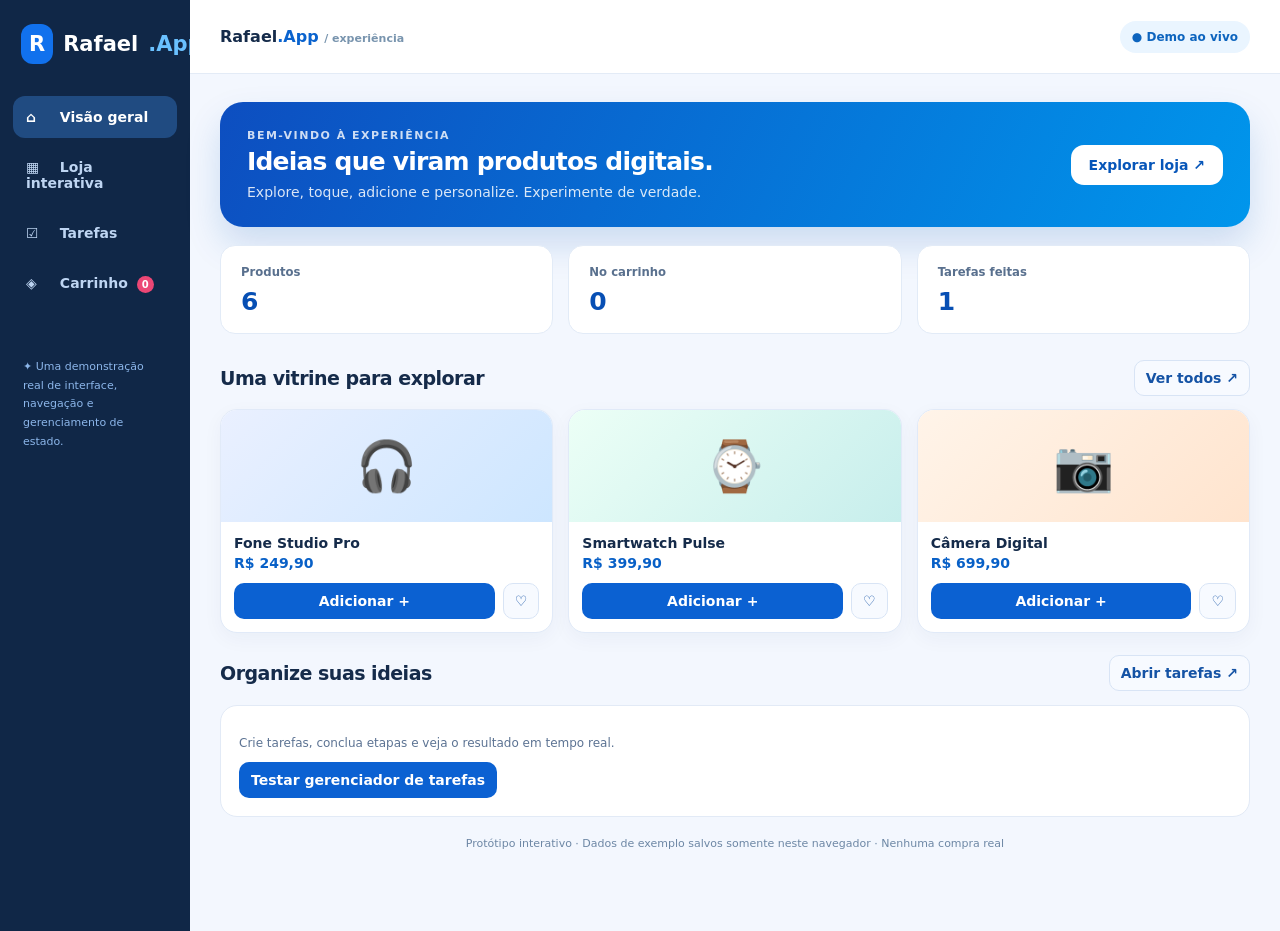
<file: demo.html>
<!doctype html><html lang="pt-BR"><head><meta charset="utf-8"><meta name="viewport" content="width=device-width, initial-scale=1"><title>Rafael.Dev — Demo interativa</title><style>
:root{font-family:Inter,system-ui,-apple-system,Segoe UI,sans-serif;color:#152b4a;background:#f3f7fe;font-synthesis:none}*{box-sizing:border-box}body{margin:0;font-size:14px}button,input{font:inherit}button{cursor:pointer}button:focus-visible,input:focus-visible{outline:3px solid #77bbff;outline-offset:2px}.app{min-height:100vh;display:flex}.side{width:190px;flex-shrink:0;background:#102747;color:#d1e1fa;padding:24px 13px}.logo{font-weight:900;font-size:21px;color:#fff;display:flex;align-items:center;gap:10px;margin:0 0 32px 8px}.logo mark{background:#1171ed;color:white;border-radius:12px;padding:8px}.nav{display:grid;gap:8px}.nav button{border:0;background:none;text-align:left;color:#bed5f2;padding:13px;border-radius:12px;font-weight:750}.nav button.active,.nav button:hover{background:#204b81;color:#fff}.nav button .ico{display:inline-block;width:29px}.smallnote{margin-top:42px;font-size:11px;line-height:1.7;color:#8cb6ea;padding:10px}.main{min-width:0;flex:1}.top{height:74px;background:#fff;display:flex;align-items:center;justify-content:space-between;border-bottom:1px solid #e3ebf6;padding:0 30px;gap:12px}.top .brand{font-weight:900;font-size:16px}.top .brand span{color:#0a63ce}.pill{background:#eaf5ff;color:#0d64be;border-radius:30px;font-size:12px;font-weight:800;padding:9px 12px}.content{max-width:1100px;margin:auto;padding:28px 30px 70px}.hero{background:linear-gradient(115deg,#0d4ec0,#0096ec);color:#fff;border-radius:23px;padding:24px 27px;display:flex;justify-content:space-between;align-items:center;gap:16px;box-shadow:0 18px 35px #0b5ab02b}.hero h1{margin:5px 0 6px;font-size:25px;letter-spacing:-.8px}.hero p{opacity:.85;margin:0;line-height:1.5}.hero button{background:white;border:0;color:#0756b9;border-radius:13px;padding:12px 18px;font-weight:850;white-space:nowrap}.eyebrow{font-size:11px;font-weight:850;letter-spacing:1.5px;text-transform:uppercase;opacity:.8}.stats{display:grid;grid-template-columns:repeat(3,1fr);gap:15px;margin:18px 0 26px}.stat{background:#fff;padding:17px 20px;border-radius:15px;border:1px solid #e2ebf7}.stat b{display:block;font-size:25px;color:#074fb4;margin-top:8px}.stat small{color:#59708e;font-weight:650}.heading{display:flex;justify-content:space-between;align-items:center;gap:10px;margin:22px 0 13px}.heading h2{font-size:19px;letter-spacing:-.5px;margin:0}.muted{font-size:12px;color:#5c7393}.input{background:white;border:1px solid #d7e5f7;border-radius:12px;padding:12px 14px;color:#15365d;min-width:0}.search{width:260px;max-width:100%}.products{display:grid;grid-template-columns:repeat(3,minmax(0,1fr));gap:15px}.product{border:1px solid #e1eaf8;background:#fff;border-radius:17px;overflow:hidden;box-shadow:0 6px 20px #072c5a0b}.product-art{height:112px;display:grid;place-items:center;font-size:49px;background:linear-gradient(135deg,#e5f5ff,#d5e5ff)}.product-art.c1{background:linear-gradient(135deg,#eaf0ff,#cde6ff)}.product-art.c2{background:linear-gradient(135deg,#ecfff6,#c7eeec)}.product-art.c3{background:linear-gradient(135deg,#fff4e9,#ffe4ce)}.product-info{padding:13px}.product-info b{display:block;margin-bottom:4px;font-size:14px}.price{font-weight:900;color:#0860c7}.product-actions{display:flex;gap:8px;margin-top:12px}.primary{border:0;background:#0b61d2;color:#fff;border-radius:10px;padding:10px 12px;font-weight:800}.primary:hover{background:#084aa4}.secondary{border:1px solid #d8e4f5;background:#f7faff;color:#1553a5;border-radius:10px;padding:9px 11px;font-weight:800}.secondary:hover{background:#e5f0ff}.product-actions .primary{flex:1}.heart.active{color:#e23670;border-color:#ffc5d7;background:#fff0f5}.panel{border:1px solid #e2eaf6;background:#fff;border-radius:17px;padding:18px;margin-top:14px}.task-form{display:flex;gap:9px}.task-form input{flex:1}.task-list{display:grid;gap:9px;margin-top:18px}.task{display:flex;align-items:center;gap:11px;padding:12px 13px;background:#f7faff;border-radius:12px;border:1px solid #e5eef8}.task .complete{width:23px;height:23px;border:2px solid #b1c9e7;border-radius:7px;display:grid;place-items:center;background:white;color:white;flex-shrink:0}.task.done .complete{background:#0eaf8d;border-color:#0eaf8d}.task.done .task-text{text-decoration:line-through;color:#7790ad}.task-text{flex:1;word-break:break-word}.task .delete{border:0;background:#ffeff2;color:#c83251;border-radius:9px;padding:7px 11px}.cart-line{display:flex;justify-content:space-between;align-items:center;padding:14px 4px;border-bottom:1px solid #e9f0f8;gap:12px}.cart-line:last-child{border:0}.total{font-size:24px;font-weight:900;color:#075ac7}.empty{text-align:center;padding:33px 10px;color:#68809e}.empty span{display:block;font-size:32px;margin-bottom:9px}.toast{position:fixed;bottom:22px;left:50%;transform:translate(-50%,130px);background:#12355b;color:#fff;border-radius:30px;padding:12px 22px;box-shadow:0 12px 30px #001e3c44;font-weight:750;z-index:10;transition:transform .25s}.toast.show{transform:translate(-50%,0)}.mobile-bottom{display:none}.screen[hidden]{display:none!important}.counter{display:inline-flex;min-width:17px;height:17px;border-radius:50%;background:#ec4775;color:#fff;align-items:center;justify-content:center;font-size:10px;margin-left:4px}.checkout{margin-top:16px}.demo-foot{font-size:11px;color:#6d87a5;text-align:center;margin-top:20px}.phone-head{display:none}
body[data-platform="ios"] .side,body[data-platform="android"] .side{display:none}body[data-platform="ios"] .top,body[data-platform="android"] .top{height:64px;padding:0 17px}body[data-platform="ios"] .content,body[data-platform="android"] .content{padding:17px 15px 95px}body[data-platform="ios"] .hero,body[data-platform="android"] .hero{padding:18px;border-radius:20px}body[data-platform="ios"] .hero h1,body[data-platform="android"] .hero h1{font-size:21px}body[data-platform="ios"] .hero button,body[data-platform="android"] .hero button{display:none}body[data-platform="ios"] .stats,body[data-platform="android"] .stats{gap:8px;margin:14px 0 20px}body[data-platform="ios"] .stat,body[data-platform="android"] .stat{padding:12px 9px}body[data-platform="ios"] .stat b,body[data-platform="android"] .stat b{font-size:20px}body[data-platform="ios"] .products,body[data-platform="android"] .products{grid-template-columns:repeat(2,minmax(0,1fr));gap:10px}body[data-platform="ios"] .product-art,body[data-platform="android"] .product-art{height:116px}body[data-platform="ios"] .product-info,body[data-platform="android"] .product-info{padding:10px}body[data-platform="ios"] .product-actions,body[data-platform="android"] .product-actions{gap:4px}body[data-platform="ios"] .primary,body[data-platform="android"] .primary{padding:10px 9px}body[data-platform="ios"] .mobile-bottom,body[data-platform="android"] .mobile-bottom{display:flex;position:fixed;bottom:0;left:0;right:0;height:68px;background:#fff;border-top:1px solid #dae8fa;justify-content:space-around;align-items:center;z-index:5}body[data-platform="ios"] .mobile-bottom button,body[data-platform="android"] .mobile-bottom button{border:0;background:none;color:#788cab;display:grid;gap:2px;text-align:center;font-size:11px;font-weight:800;padding:5px 12px}body[data-platform="ios"] .mobile-bottom button.active,body[data-platform="android"] .mobile-bottom button.active{color:#0965cb}body[data-platform="ios"] .mobile-bottom .ico,body[data-platform="android"] .mobile-bottom .ico{font-size:23px}body[data-platform="ios"] .search,body[data-platform="android"] .search{width:100%;max-width:180px}body[data-platform="ios"] .heading h2,body[data-platform="android"] .heading h2{font-size:18px}body[data-platform="ios"] .pill,body[data-platform="android"] .pill{font-size:10px}body[data-platform="ios"] .screen,body[data-platform="android"] .screen{min-height:300px}body[data-platform="ios"] .demo-foot,body[data-platform="android"] .demo-foot{margin-bottom:15px}body[data-platform="ios"] .mobile-bottom{height:77px;padding-bottom:12px}body[data-platform="ios"] .mobile-bottom:after{content:"";position:absolute;bottom:5px;width:105px;height:4px;border-radius:5px;background:#1d3557}body[data-platform="android"] .mobile-bottom{border-radius:15px 15px 0 0}body[data-platform="ios"] .phone-head,body[data-platform="android"] .phone-head{display:block;background:#fff;padding:7px 18px 0;color:#172c4a;font-size:11px;font-weight:800}body[data-platform="ios"] .phone-head:after{content:"●●● ▰";float:right}body[data-platform="android"] .phone-head:after{content:"◆ ▮▮▮";float:right}
@media(max-width:650px){.side{display:none}.top{padding:0 16px}.content{padding:18px 14px 80px}.products{grid-template-columns:repeat(2,1fr)}.hero h1{font-size:21px}.hero button{display:none}.stats{gap:8px}.stat{padding:11px}.stat b{font-size:19px}.search{max-width:160px}}
</style></head><body data-platform="web"><div class="app"><aside class="side"><div class="logo"><mark>R</mark> Rafael<span style="color:#6ac1ff">.App</span></div><nav class="nav" id="sideNav"><button data-page="home" class="active"><span class="ico">⌂</span> Visão geral</button><button data-page="store"><span class="ico">▦</span> Loja interativa</button><button data-page="tasks"><span class="ico">☑</span> Tarefas</button><button data-page="cart"><span class="ico">◈</span> Carrinho <span class="counter" data-cart-count>0</span></button></nav><p class="smallnote">✦ Uma demonstração real de interface, navegação e gerenciamento de estado.</p></aside><div class="main"><div class="phone-head">9:41</div><header class="top"><div class="brand">Rafael<span>.App</span> <span style="font-size:11px;color:#7894ae;font-weight:600">/ experiência</span></div><div class="pill">● Demo ao vivo</div></header><div class="content"><section id="page-home" class="screen"><div class="hero"><div><span class="eyebrow">Bem-vindo à experiência</span><h1>Ideias que viram produtos digitais.</h1><p>Explore, toque, adicione e personalize. Experimente de verdade.</p></div><button data-go="store">Explorar loja ↗</button></div><div class="stats"><div class="stat"><small>Produtos</small><b>6</b></div><div class="stat"><small>No carrinho</small><b data-cart-count>0</b></div><div class="stat"><small>Tarefas feitas</small><b id="completedCount">0</b></div></div><div class="heading"><h2>Uma vitrine para explorar</h2><button class="secondary" data-go="store">Ver todos ↗</button></div><div class="products" id="featuredProducts"></div><div class="heading"><h2>Organize suas ideias</h2><button class="secondary" data-go="tasks">Abrir tarefas ↗</button></div><div class="panel"><p class="muted">Crie tarefas, conclua etapas e veja o resultado em tempo real.</p><button class="primary" data-go="tasks">Testar gerenciador de tarefas</button></div></section><section id="page-store" class="screen" hidden><div class="heading"><div><h2>Loja interativa</h2><p class="muted">Pesquise produtos e monte seu carrinho.</p></div><input id="productSearch" class="input search" type="search" placeholder="Buscar produto..." aria-label="Buscar produto"></div><div class="products" id="allProducts"></div></section><section id="page-tasks" class="screen" hidden><div class="heading"><div><h2>Minhas tarefas</h2><p class="muted">Organize projetos e acompanhe suas entregas.</p></div></div><div class="panel"><form id="taskForm" class="task-form"><input id="taskInput" class="input" maxlength="90" required placeholder="Escreva uma nova tarefa..." aria-label="Nova tarefa"><button class="primary" type="submit">Adicionar +</button></form><div class="task-list" id="taskList"></div></div></section><section id="page-cart" class="screen" hidden><div class="heading"><div><h2>Meu carrinho</h2><p class="muted">Experimente adicionar e remover produtos.</p></div><button class="secondary" data-go="store">+ Produtos</button></div><div class="panel"><div id="cartList"></div><div class="cart-line"><strong>Total da demonstração</strong><span class="total" id="cartTotal">R$ 0,00</span></div><button class="primary checkout" id="checkoutButton">Simular pedido ✓</button></div></section><p class="demo-foot">Protótipo interativo · Dados de exemplo salvos somente neste navegador · Nenhuma compra real</p></div></div></div><nav class="mobile-bottom" id="mobileNav" aria-label="Navegação do aplicativo"><button data-page="home" class="active"><span class="ico">⌂</span>Início</button><button data-page="store"><span class="ico">▦</span>Loja</button><button data-page="tasks"><span class="ico">☑</span>Tarefas</button><button data-page="cart"><span class="ico">◈</span>Carrinho</button></nav><div class="toast" id="toast" role="status" aria-live="polite"></div><script>
'use strict';
const PRODUCTS=[{id:1,name:'Fone Studio Pro',price:249.9,icon:'🎧',color:'c1'},{id:2,name:'Smartwatch Pulse',price:399.9,icon:'⌚',color:'c2'},{id:3,name:'Câmera Digital',price:699.9,icon:'📷',color:'c3'},{id:4,name:'Notebook Slim',price:2999.9,icon:'💻',color:'c1'},{id:5,name:'Controle Wireless',price:189.9,icon:'🎮',color:'c2'},{id:6,name:'Teclado Mecânico',price:329.9,icon:'⌨️',color:'c3'}];
const $=s=>document.querySelector(s), $$=s=>Array.from(document.querySelectorAll(s));
const KEY='rafael_demo_v7';
let data={cart:{},favorites:[],tasks:[{id:1,text:'Explorar a interface responsiva',done:true},{id:2,text:'Cadastrar uma nova tarefa',done:false},{id:3,text:'Testar a experiência no celular',done:false}]};
try{const saved=JSON.parse(localStorage.getItem(KEY));if(saved&&typeof saved==='object'&&saved.cart&&Array.isArray(saved.tasks)&&Array.isArray(saved.favorites))data=saved;}catch(e){}
const save=()=>{try{localStorage.setItem(KEY,JSON.stringify(data))}catch(e){}};
let page='home',timer;
const money=n=>new Intl.NumberFormat('pt-BR',{style:'currency',currency:'BRL'}).format(n);
function toast(message){const el=$('#toast');el.textContent=message;el.classList.add('show');clearTimeout(timer);timer=setTimeout(()=>el.classList.remove('show'),2200)}
function productCard(p){const item=document.createElement('article');item.className='product';const art=document.createElement('div');art.className='product-art '+p.color;art.textContent=p.icon;const info=document.createElement('div');info.className='product-info';const name=document.createElement('b');name.textContent=p.name;const price=document.createElement('span');price.className='price';price.textContent=money(p.price);const actions=document.createElement('div');actions.className='product-actions';const add=document.createElement('button');add.type='button';add.className='primary';add.textContent='Adicionar +';add.addEventListener('click',()=>{data.cart[p.id]=(data.cart[p.id]||0)+1;save();refresh();toast(p.name+' adicionado ao carrinho')});const fav=document.createElement('button');fav.type='button';fav.className='secondary heart'+(data.favorites.includes(p.id)?' active':'');fav.textContent=data.favorites.includes(p.id)?'♥':'♡';fav.setAttribute('aria-label','Favoritar '+p.name);fav.addEventListener('click',()=>{data.favorites=data.favorites.includes(p.id)?data.favorites.filter(id=>id!==p.id):[...data.favorites,p.id];save();refresh();toast(data.favorites.includes(p.id)?'Adicionado aos favoritos':'Removido dos favoritos')});actions.append(add,fav);info.append(name,price,actions);item.append(art,info);return item}
function renderProducts(){const search=($('#productSearch').value||'').toLowerCase().trim();const featured=$('#featuredProducts'),all=$('#allProducts');featured.replaceChildren(...PRODUCTS.slice(0,3).map(productCard));const filtered=PRODUCTS.filter(p=>p.name.toLowerCase().includes(search));all.replaceChildren(...filtered.map(productCard));if(!filtered.length){const empty=document.createElement('p');empty.className='empty';empty.textContent='Nenhum produto encontrado.';all.append(empty)}}
function renderTasks(){const list=$('#taskList');list.replaceChildren();if(!data.tasks.length){const empty=document.createElement('p');empty.className='empty';empty.textContent='Nenhuma tarefa ainda. Crie a primeira!';list.append(empty)}data.tasks.forEach(task=>{const row=document.createElement('div');row.className='task'+(task.done?' done':'');const check=document.createElement('button');check.className='complete';check.type='button';check.textContent=task.done?'✓':'';check.setAttribute('aria-label',task.done?'Marcar como pendente':'Concluir tarefa');check.addEventListener('click',()=>{task.done=!task.done;save();refresh()});const name=document.createElement('span');name.className='task-text';name.textContent=task.text;const del=document.createElement('button');del.className='delete';del.type='button';del.textContent='×';del.setAttribute('aria-label','Excluir tarefa');del.addEventListener('click',()=>{data.tasks=data.tasks.filter(t=>t.id!==task.id);save();refresh();toast('Tarefa removida')});row.append(check,name,del);list.append(row)});$('#completedCount').textContent=data.tasks.filter(t=>t.done).length}
function renderCart(){const list=$('#cartList');list.replaceChildren();let total=0,count=0;PRODUCTS.forEach(p=>{const quantity=Math.max(0,Number(data.cart[p.id])||0);if(!quantity)return;count+=quantity;total+=quantity*p.price;const row=document.createElement('div');row.className='cart-line';const title=document.createElement('div');const bold=document.createElement('strong');bold.textContent=p.icon+' '+p.name;const sub=document.createElement('div');sub.className='muted';sub.textContent=quantity+' × '+money(p.price);title.append(bold,sub);const controls=document.createElement('div');controls.style.cssText='display:flex;align-items:center;gap:8px';const minus=document.createElement('button');minus.className='secondary';minus.textContent='−';minus.setAttribute('aria-label','Reduzir '+p.name);minus.addEventListener('click',()=>{data.cart[p.id]=Math.max(0,quantity-1);save();refresh()});const qty=document.createElement('strong');qty.textContent=quantity;const plus=document.createElement('button');plus.className='secondary';plus.textContent='+';plus.setAttribute('aria-label','Aumentar '+p.name);plus.addEventListener('click',()=>{data.cart[p.id]=quantity+1;save();refresh()});controls.append(minus,qty,plus);row.append(title,controls);list.append(row)});if(!count){const empty=document.createElement('div');empty.className='empty';empty.innerHTML='<span>🛒</span>Seu carrinho está vazio. Explore a loja!';list.append(empty)}$$('[data-cart-count]').forEach(el=>el.textContent=count);$('#cartTotal').textContent=money(total);$('#checkoutButton').disabled=!count;$('#checkoutButton').style.opacity=count?'1':'.5'}
function refresh(){renderProducts();renderTasks();renderCart()}
function navigate(to){if(!['home','store','tasks','cart'].includes(to))return;page=to;$$('.screen').forEach(s=>s.hidden=s.id!=='page-'+to);$$('[data-page]').forEach(b=>{const selected=b.dataset.page===to;b.classList.toggle('active',selected);if(selected)b.setAttribute('aria-current','page');else b.removeAttribute('aria-current')});window.scrollTo({top:0,behavior:'instant'});try{parent.postMessage({type:'rafael-demo-page',page:to},'*')}catch(e){}}
document.addEventListener('click',event=>{const button=event.target.closest('[data-page],[data-go]');if(button)navigate(button.dataset.page||button.dataset.go)});
$('#productSearch').addEventListener('input',renderProducts);
$('#taskForm').addEventListener('submit',event=>{event.preventDefault();const input=$('#taskInput'),value=input.value.trim();if(!value)return;data.tasks.unshift({id:Date.now(),text:value,done:false});input.value='';save();refresh();toast('Tarefa criada com sucesso')});
$('#checkoutButton').addEventListener('click',()=>{if(!Object.values(data.cart).some(v=>v>0))return;data.cart={};save();refresh();toast('Pedido simulado com sucesso! Nenhuma compra foi realizada.')});
window.addEventListener('message',event=>{if(event.data&&event.data.type==='rafael-platform'){const plat=event.data.platform;if(['web','ios','android','tablet'].includes(plat))document.body.dataset.platform=plat==='tablet'?'web':plat}});
refresh();navigate('home');
</script></body></html>
</file>
